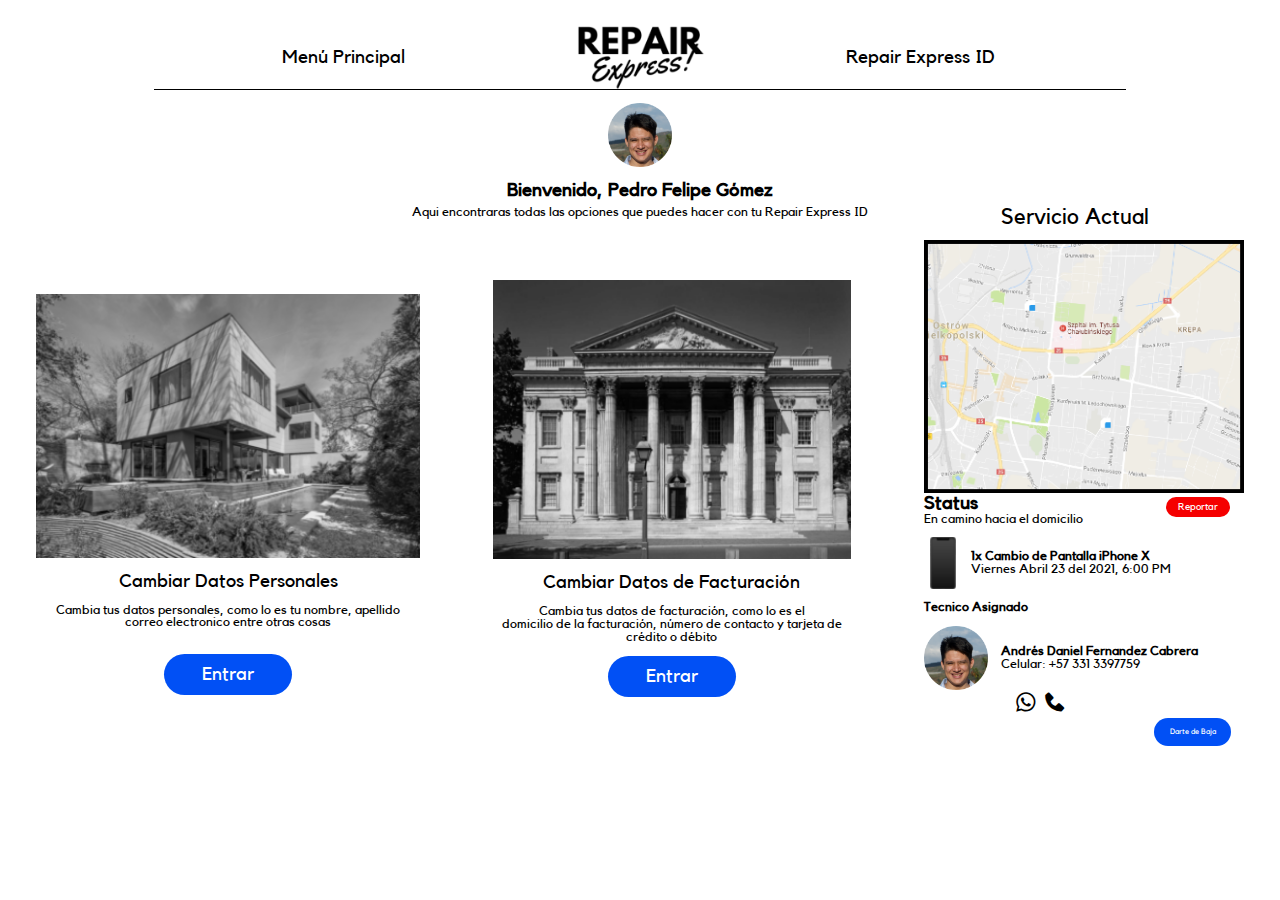
<file: location.html>
<!DOCTYPE html>
<html lang="en">

<head>
    <meta charset="UTF-8">
    <meta name="viewport" content="width=device-width, initial-scale=1.0">
    <link rel="stylesheet" href="css/location.css">
    <link rel="shortcut icon" href="img/logo.png" type="image/x-icon">
    <link rel="stylesheet" href="https://unpkg.com/boxicons@latest/css/boxicons.min.css" />
    <title>Repair Express</title>
</head>

<body>
    <header>
        <a class="header-link" href="index.html">Menú Principal</a>
        <img class="header-img" src="img/logo.png" alt="Logo Repair Express!">
        <p class="header-text">Repair Express ID</p>
    </header>
    <main class="container" id="form">
        <section class="perfil" id="perfil">
            <img class="foto" src="img/pedro.png" alt="foto" />
            <h2>Bienvenido, Pedro Felipe Gómez</h2>
            <p class="p">Aqui encontraras todas las opciones que puedes hacer con tu Repair Express ID</p>
        </section>
        <section class="mapa" id="mapa">
            <div class="left">
                <img class="casa" src="img/casa-blanconegro.png" alt="casa" width="360vw">
                <p class="title">Cambiar Datos Personales</p>
                <p class="txt">Cambia tus datos personales, como lo es tu nombre, apellido<br>correo electronico entre otras cosas</p>
                <a class="a2" href="">Entrar</a>
            </div>
            <div class="center">
                <img class="banco" src="img/banco-blanconegro.png" alt="casa" width="320vw">
                <p class="title">Cambiar Datos de Facturación</p>
                <p class="txt">Cambia tus datos de facturación, como lo es el<br>domicilio de la facturación, número de contacto y tarjeta de<br>crédito o débito</p>
                <a class="a" href="#">Entrar</a>
            </div>
            <div class="right">
                <p class="servicio-title">Servicio Actual</p>
                <img class="mapita" src="img/mapa.png" alt="casa" width="300vw">
                <div class="status">
                    <div class="text">
                        <p class="text1"><strong>Status</strong></p>
                        <p class="status-text2">En camino hacia el domicilio</p>
                    </div>
                    <a class="a1" href="#">Reportar</a>
                </div>
                <div class="iphone">
                    <img class="cel" src="img/iphone-location.png" alt="celular">
                    <div class="text1">
                        <p><strong>1x Cambio de Pantalla iPhone X</strong></p>
                        <p>Viernes Abril 23 del 2021, 6:00 PM </p>
                    </div>
                </div>
                <p class="tec"><strong>Tecnico Asignado</strong></p>
                <div class="tecnico">
                    <img class="pedropablo" src="img/pedro.png" alt="foto" width="50vw">
                    <div class="text2">
                        <p><strong>Andrés Daniel Fernandez Cabrera</strong></p>
                        <p>Celular: +57 331 3397759</p>
                    </div>
                </div>
                <div class="logos">
                    <a class="log" href="#"><i class='bx bxl-whatsapp'></i></a>
                    <a class="log" href="#"><i class='bx bxs-phone'></i></a>
                </div>
                <a class="baja" href="#">Darte de Baja</a>
            </div>
        </section>
    </main>
</body>
</html>
</file>
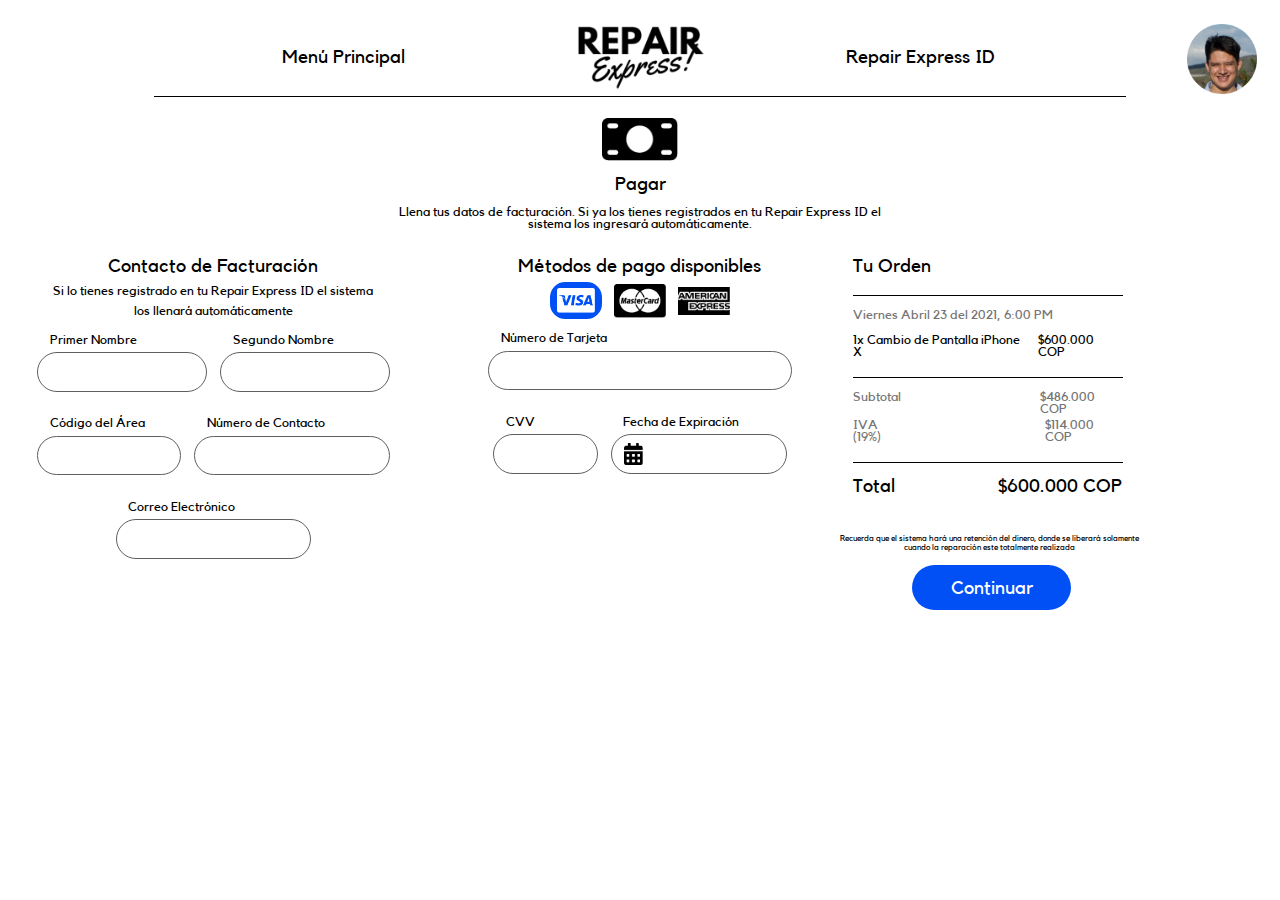
<file: pay.html>
<!DOCTYPE html>
<html lang="en">
<head>
    <meta charset="UTF-8">
    <link rel="stylesheet" href="css/pay.css">
    <link rel="shortcut icon" href="img/logo.png" type="image/x-icon">
    <meta name="viewport" content="width=device-width, initial-scale=1.0">
    <title>Repair Express</title>
</head>
<body>
    <header>
        <a class="header-link" href="index.html">Menú Principal</a>
        <img class="header-img" src="img/logo.png" alt="Logo Repair Express!">
        <p class="header-text">Repair Express ID</p>
    </header>
    <img class="img-pedro" src="img/pedro.png" alt="Foto de Pedro">
    <section class="top">
        <img class="top-img" src="img/dolar.png" alt="Calendario">
        <p class="top-text1">Pagar</p>
        <p class="top-text2">Llena tus datos de facturación. Si ya los tienes registrados en tu Repair Express ID el<br>sistema los ingresará automáticamente.</p>
    </section>
    <section class="bottom">
        <div class="bottom-left">
            <p class="bottom-text1">Contacto de Facturación</p>
            <p class="bottom-left-text">Si lo tienes registrado en tu Repair Express ID el sistema<br>los llenará automáticamente</p>
            <div class="bottom-left-top">
                <div class="bottom-left-box-suprema">
                    <p class="bottom-left-text1">Primer Nombre</p>
                    <div class="bottom-left-top-box1">
                        <p class="bottom-left-top-box1-text2">Iphone</p>
                    </div>
                </div>
                <div class="bottom-left-box-suprema">
                    <p class="bottom-left-text1">Segundo Nombre</p>
                    <div class="bottom-left-top-box2">
                        <p class="bottom-left-top-box2-text2">Iphone</p>
                    </div>
                </div>
            </div>
            <div class="bottom-left-center">
                <div class="bottom-left-box-suprema">
                    <p class="bottom-left-text1">Código del Área</p>
                    <div class="bottom-left-center-box1">
                        <p class="bottom-left-center-box1-text2">Iphone</p>
                    </div>
                </div>
                <div class="bottom-left-box-suprema">
                    <p class="bottom-left-text1">Número de Contacto</p>
                    <div class="bottom-left-center-box2">
                        <p class="bottom-left-center-box2-text2">Iphone</p>
                    </div>
                </div>
            </div>
            <div class="bottom-left-bottom">
                <div class="bottom-left-box-suprema">
                    <p class="bottom-left-text1">Correo Electrónico</p>
                    <div class="bottom-left-bottom-box1">
                        <p class="bottom-left-bottom-box1-text2">Iphone</p>
                    </div>
                </div>
                
            </div>
        </div>
        <div class="bottom-center">
            <p class="bottom-text1">Métodos de pago disponibles</p>
            <div class="bottom-center-imgs">
                <div class="bottom-center-img1-bg">
                    <img class="bottom-center-img1" src="img/icono-visa.png" alt="Icono de VISA">
                </div>
                <img class="bottom-center-img2" src="img/mastercard.png" alt="Icono MasterCard">
                <img class="bottom-center-img3" src="img/icono-americanexpress.png" alt="Icono AmericanExpress">
            </div>
            <div class="bottom-center-top">
                <div class="bottom-center-box-suprema">
                    <p class="bottom-center-text1">Número de Tarjeta</p>
                    <div class="bottom-center-top-box1">
                        <p class="bottom-center-top-box1-text2">Iphone</p>
                    </div>
                </div>
            </div>
            <div class="bottom-center-center">
                <div class="bottom-center-box-suprema">
                    <p class="bottom-center-text1">CVV</p>
                    <div class="bottom-center-center-box1">
                        <p class="bottom-center-center-box1-text2">Ipho</p>
                    </div>
                </div>
                <div class="bottom-center-box-suprema">
                    <p class="bottom-center-text1">Fecha de Expiración</p>
                    <div class="bottom-center-center-box2">
                        <p class="bottom-center-center-box2-text2">Iphone</p>
                    </div>
                </div>
            </div>
            <img class="bottom-center-img" src="img/calendario.png" alt="Calendario">
        </div>
        <div class="bottom-right">
            <div class="bottom-right-top">
                <p class="bottom-right-text1">Tu Orden</p>
                <p class="bottom-right-text2">Viernes Abril 23 del 2021, 6:00 PM</p>
                <div class="bottom-right-text3-flex">
                    <p class="bottom-right-text3-1">1x Cambio de Pantalla iPhone X</p>
                    <p class="bottom-right-text3-2">$600.000 COP</p>
                </div>
                <div class="bottom-right-text4-flex">
                    <div class="bottom-right-text4-flex1">
                        <p class="bottom-right-text4-1">Subtotal</p>
                        <p class="bottom-right-text4-2">$486.000 COP</p>
                    </div>
                    <div class="bottom-right-text5-flex1">
                        <p class="bottom-right-text5-1">IVA (19%)</p>
                        <p class="bottom-right-text5-2">$114.000 COP</p>
                    </div>
                </div>
                <div class="bottom-right-text6-flex">
                    <p class="bottom-right-text6-1">Total</p>
                    <p class="bottom-right-text6-2">$600.000 COP</p>
                </div>
            </div>
            <div class="bottom-right-bottom">
                <p class="bottom-right-bottom-text">Recuerda que el sistema hará una retención del dinero, donde se liberará solamente<br>cuando la reparación este totalmente realizada</p>
                <a class="bottom-right-bottom-link" href="repair.html">Continuar</a>
            </div>
        </div>
    </section>
</body>
</html>
</file>
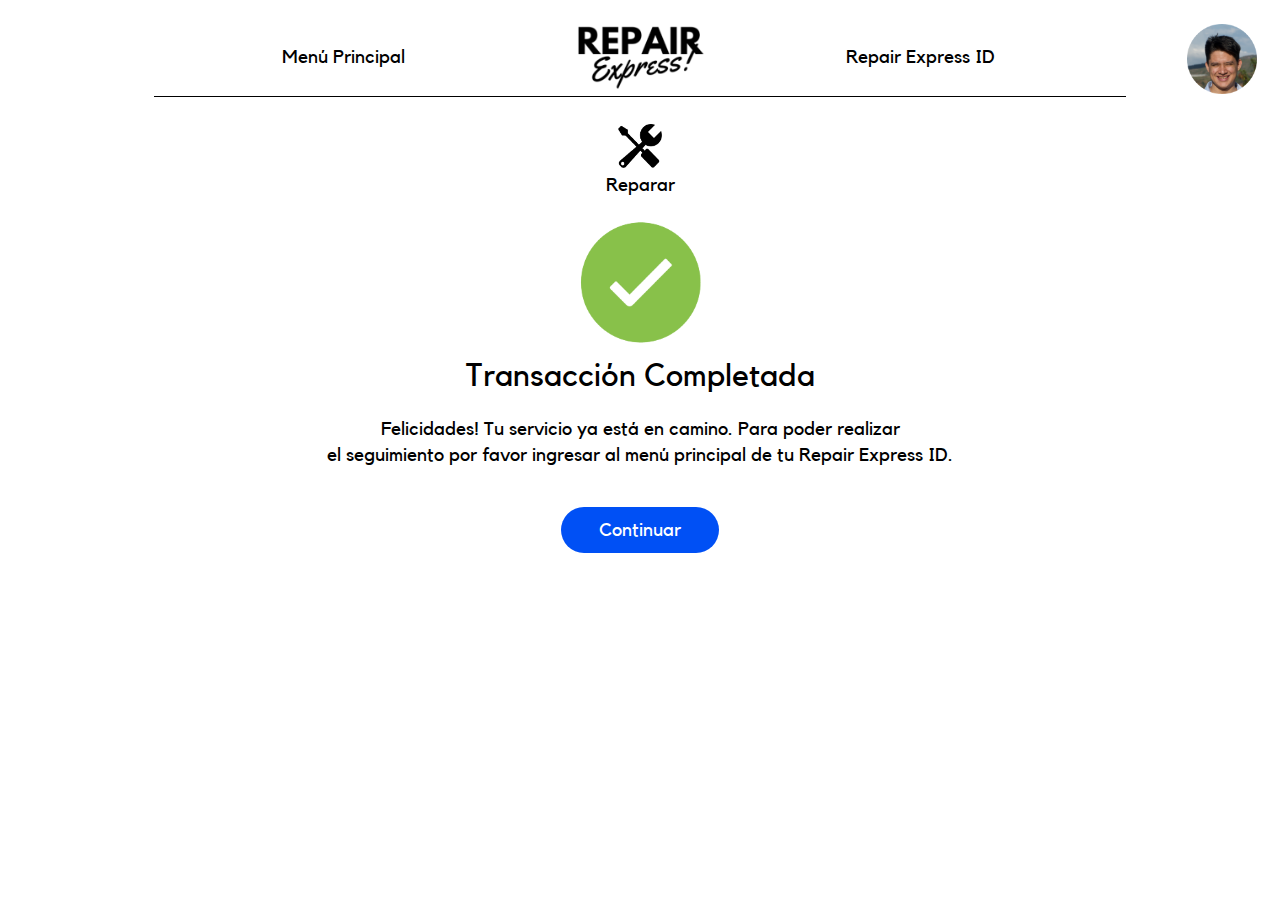
<file: repair.html>
<!DOCTYPE html>
<html lang="en">
<head>
    <meta charset="UTF-8">
    <meta name="viewport" content="width=device-width, initial-scale=1.0">
    <link rel="stylesheet" href="css/repair.css">
    <link rel="shortcut icon" href="img/logo.png" type="image/x-icon">
    <title>Repair Express</title>
</head>
<body>
    <header>
        <a class="header-link" href="index.html">Menú Principal</a>
        <img class="header-img" src="img/logo.png" alt="Logo Repair Express!">
        <p class="header-text">Repair Express ID</p>
    </header>
    <img class="img-pedro" src="img/pedro.png" alt="Foto de Pedro">
    <main class="container" id="form">
        <section class="transaccion" id="Transaccion">
            <img class="img1" src="img/icono-herramientas.png" alt="reparar">
            <p class="text">Reparar</p>
            <img class="img2" src="img/chulito.png" alt="chulito">
            <p class="text1">Transacción Completada</p>
            <p class="text2">Felicidades! Tu servicio ya está en camino. Para poder realizar<br>el seguimiento por favor ingresar al menú principal de tu Repair Express ID.</p>
            <a href="location.html">Continuar</a>
        </section>
    </main>
</body>
</html>
</file>
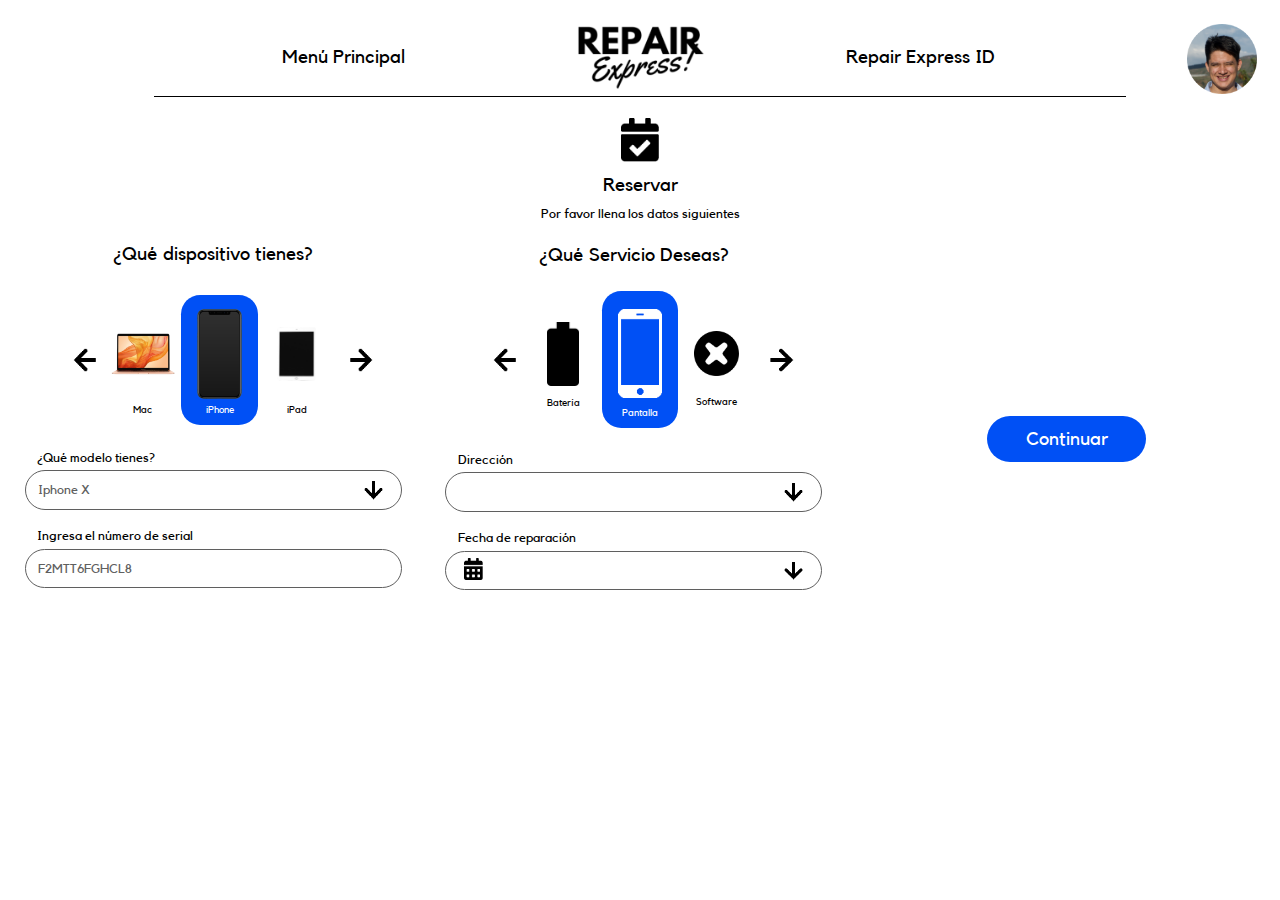
<file: reserve.html>
<!DOCTYPE html>
<html lang="en">
<head>
    <meta charset="UTF-8">
    <link rel="stylesheet" href="css/reserve.css">
    <link rel="shortcut icon" href="img/logo.png" type="image/x-icon">
    <meta name="viewport" content="width=device-width, initial-scale=1.0">
    <title>Repair Express</title>
</head>
<body>
    <header>
        <a class="header-link" href="index.html">Menú Principal</a>
        <img class="header-img" src="img/logo.png" alt="Logo Repair Express!">
        <p class="header-text">Repair Express ID</p>
    </header>
    <img class="img-pedro" src="img/pedro.png" alt="Foto de Pedro">
    <section class="top">
        <img class="top-img" src="img/calendario-check.png" alt="Calendario">
        <p class="top-text1">Reservar</p>
        <p class="top-text2">Por favor llena los datos siguientes</p>
    </section>
    <section class="bottom">
        <div class="bottom-left">
            <p class="bottom-text">¿Qué dispositivo tienes?</p>
            <div class="bottom-left-imgs">
                <img class="bottom-flecha" src="img/flecha-izquierda.png" alt="Flecha Izquierda">
                <div class="bottom-imgs-grid">
                    <div class="bottom-img1">
                        <img class="bottom-left-img1" src="img/macbook.png" alt="MacBook Air Gold">
                        <p class="bottom-img-text">Mac</p>
                    </div>
                    <div class="bottom-img2">
                        <div class="bottom-img2-bg">
                            <img class="bottom-left-img2" src="img/iphone.png" alt="iPhone">
                            <p class="bottom-img-text1">iPhone</p>
                        </div>
                    </div>
                    <div class="bottom-img3">
                        <img class="bottom-left-img3" src="img/ipad.png" alt="iPad">
                        <p class="bottom-img-text">iPad</p>
                    </div>
                </div>
                <img class="bottom-flecha" src="img/flecha-derecha.png" alt="Flecha Derecha">
            </div>
            <div class="bottom-left-info">
                <p class="bottom-text1">¿Qué modelo tienes?</p>
                <div class="bottom-left-box1">
                    <p class="bottom-box-text">Iphone X</p>
                </div>
                <img class="bottom-box-img1" src="img/flecha-abajo.png" alt="Flecha Abajo">
                <p class="bottom-text1">Ingresa el número de serial</p>
                <div class="bottom-left-box2">
                    <p class="bottom-box-text">F2MTT6FGHCL8</p>
                </div>
            </div>
            <div class="bottom">
            </div>
        </div>
        <div class="bottom-center">
            <p class="bottom-text">¿Qué Servicio Deseas?</p>
            <div class="bottom-center-imgs">
                <img class="bottom-flecha" src="img/flecha-izquierda.png" alt="Flecha Izquierda">
                <div class="bottom-imgs-grid">
                    <div class="bottom-img1">
                        <img class="bottom-center-img1" src="img/icono-bateria.png" alt="Icono de Batería">
                        <p class="bottom-img-text">Batería</p>
                    </div>
                    <div class="bottom-img2">
                        <div class="bottom-img2-bg">
                            <img class="bottom-center-img2" src="img/icono-celular-blanco.png" alt="Icono de Celular">
                            <p class="bottom-img-text1">Pantalla</p>
                        </div>
                    </div>
                    <div class="bottom-img3">
                        <img class="bottom-center-img3" src="img/icono-equis.png" alt="Ipad">
                        <p class="bottom-img-text">Software</p>
                    </div>
                </div>
                <img class="bottom-flecha" src="img/flecha-derecha.png" alt="Flecha Derecha">
            </div>
            <div class="bottom-center-info">
                <p class="bottom-text1">Dirección</p>
                <div class="bottom-left-box1">
                    <p class="bottom-box-text2">Iphone X</p>
                </div>
                <img class="bottom-box-img1" src="img/flecha-abajo.png" alt="Flecha Abajo">
                <p class="bottom-text1">Fecha de reparación</p>
                <div class="bottom-left-box2">
                    <p class="bottom-box-text2">F2MTT6FGHCL8</p>
                </div>
                <img class="bottom-box-img1" src="img/flecha-abajo.png" alt="Flecha Abajo">
                <img class="bottom-box-img2" src="img/calendario.png" alt="Calendario">
            </div>
        </div>
        <div class="bottom-right">
            <a class="bottom-right-link" href="pay.html">Continuar</a>
        </div>
    </section>
</body>
</html>
</file>
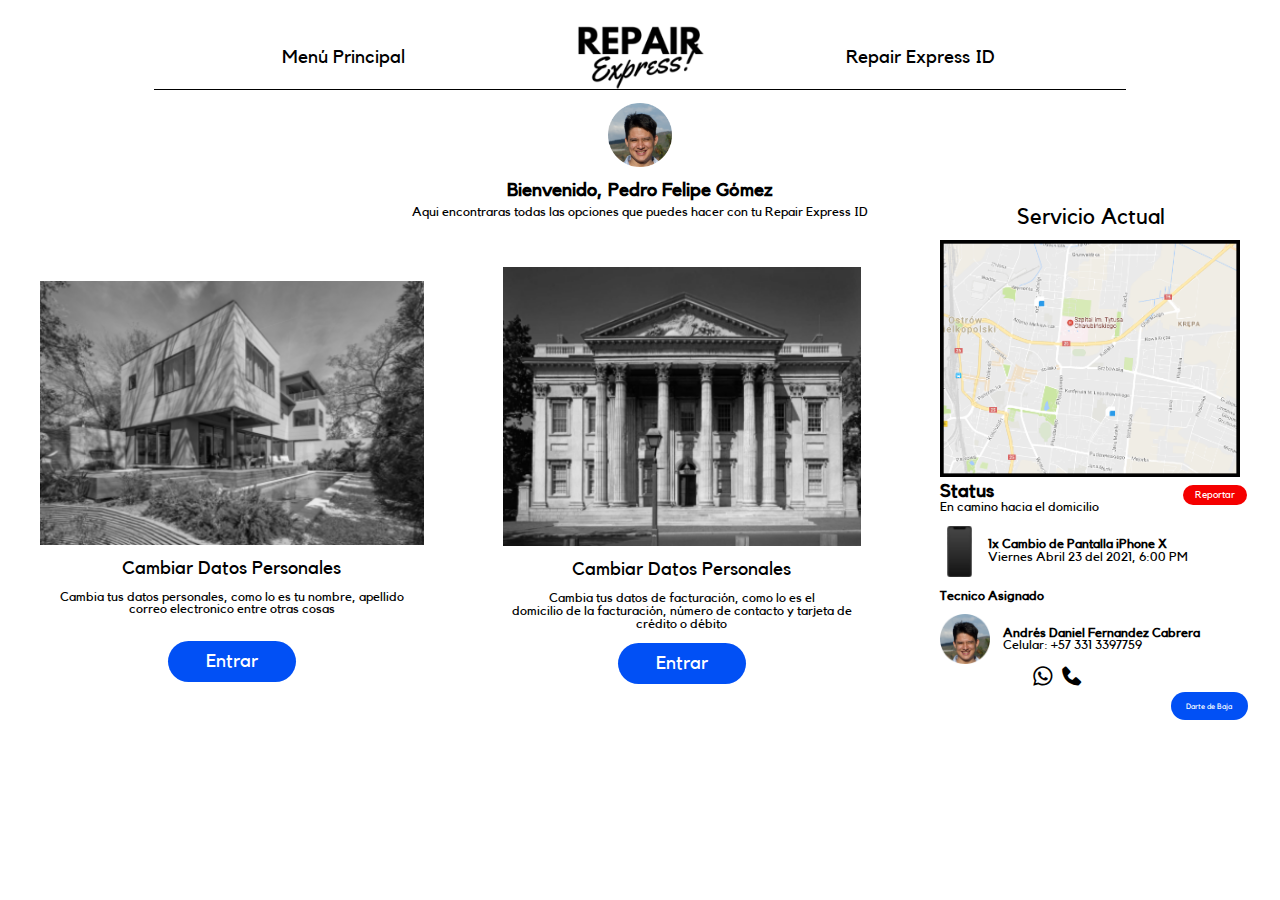
<file: html/location.html>
<!DOCTYPE html>
<html lang="en">

<head>
    <meta charset="UTF-8">
    <meta name="viewport" content="width=device-width, initial-scale=1.0">
    <link rel="stylesheet" href="../css/location.css">
    <link rel="shortcut icon" href="../img/logo.png" type="image/x-icon">
    <link rel="stylesheet" href="https://unpkg.com/boxicons@latest/css/boxicons.min.css" />
    <title>Repair Express</title>
</head>

<body>
    <header>
        <a class="header-link" href="../index.html">Menú Principal</a>
        <img class="header-img" src="../img/logo.png" alt="Logo Repair Express!">
        <p class="header-text">Repair Express ID</p>
    </header>
    <main class="container" id="form">
        <section class="perfil" id="perfil">
            <img class="foto" src="../img/pedro.png" alt="foto" />
            <h2>Bienvenido, Pedro Felipe Gómez</h2>
            <p class="p">Aqui encontraras todas las opciones que puedes hacer con tu Repair Express ID</p>
        </section>
        <section class="mapa" id="mapa">
            <div class="left">
                <img class="casa" src="../img/casa-blanconegro.png" alt="casa" width="360vw">
                <p class="title">Cambiar Datos Personales</p>
                <p class="txt">Cambia tus datos personales, como lo es tu nombre, apellido<br>correo electronico entre otras cosas</p>
                <a class="a2" href="">Entrar</a>
            </div>
            <div class="center">
                <img class="banco" src="../img/banco-blanconegro.png" alt="casa" width="320vw">
                <p class="title">Cambiar Datos Personales</p>
                <p class="txt">Cambia tus datos de facturación, como lo es el<br>domicilio de la facturación, número de contacto y tarjeta de<br>crédito o débito</p>
                <a class="a" href="#">Entrar</a>
            </div>
            <div class="right">
                <p class="servicio-title">Servicio Actual</p>
                <img class="img" src="../img/mapa.png" alt="casa" width="300vw">
                <div class="status">
                    <div class="text">
                        <p class="text1"><strong>Status</strong></p>
                        <p class="status-text2">En camino hacia el domicilio</p>
                    </div>
                    <a class="a1" href="#">Reportar</a>
                </div>
                <div class="iphone">
                    <img class="cel" src="../img/iphone-location.png" alt="celular">
                    <div class="text1">
                        <p><strong>1x Cambio de Pantalla iPhone X</strong></p>
                        <p>Viernes Abril 23 del 2021, 6:00 PM </p>
                    </div>
                </div>
                <p class="tec"><strong>Tecnico Asignado</strong></p>
                <div class="tecnico">
                    <img class="foto" src="../img/pedro.png" alt="foto" width="50vw">
                    <div class="text2">
                        <p><strong>Andrés Daniel Fernandez Cabrera</strong></p>
                        <p>Celular: +57 331 3397759</p>
                    </div>
                </div>
                <div class="logos">
                    <a class="log" href="#"><i class='bx bxl-whatsapp'></i></a>
                    <a class="log" href="#"><i class='bx bxs-phone'></i></a>
                </div>
                <a class="baja" href="#">Darte de Baja</a>
            </div>
        </section>
    </main>
</body>
</html>
</file>
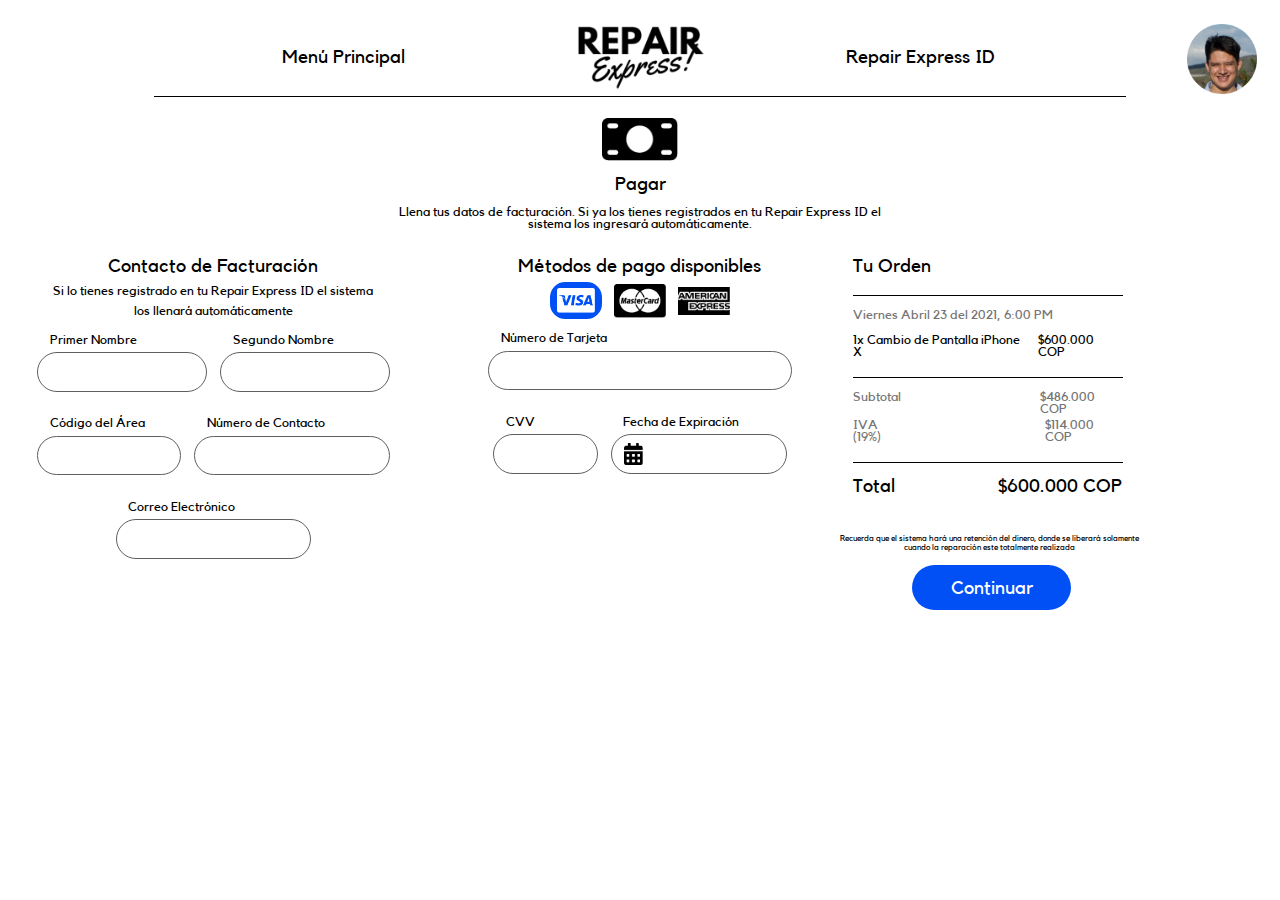
<file: html/pay.html>
<!DOCTYPE html>
<html lang="en">
<head>
    <meta charset="UTF-8">
    <link rel="stylesheet" href="../css/pay.css">
    <link rel="shortcut icon" href="../img/logo.png" type="image/x-icon">
    <meta name="viewport" content="width=device-width, initial-scale=1.0">
    <title>Repair Express</title>
</head>
<body>
    <header>
        <a class="header-link" href="../index.html">Menú Principal</a>
        <img class="header-img" src="../img/logo.png" alt="Logo Repair Express!">
        <p class="header-text">Repair Express ID</p>
    </header>
    <img class="img-pedro" src="../img/pedro.png" alt="Foto de Pedro">
    <section class="top">
        <img class="top-img" src="../img/dolar.png" alt="Calendario">
        <p class="top-text1">Pagar</p>
        <p class="top-text2">Llena tus datos de facturación. Si ya los tienes registrados en tu Repair Express ID el<br>sistema los ingresará automáticamente.</p>
    </section>
    <section class="bottom">
        <div class="bottom-left">
            <p class="bottom-text1">Contacto de Facturación</p>
            <p class="bottom-left-text">Si lo tienes registrado en tu Repair Express ID el sistema<br>los llenará automáticamente</p>
            <div class="bottom-left-top">
                <div class="bottom-left-box-suprema">
                    <p class="bottom-left-text1">Primer Nombre</p>
                    <div class="bottom-left-top-box1">
                        <p class="bottom-left-top-box1-text2">Iphone</p>
                    </div>
                </div>
                <div class="bottom-left-box-suprema">
                    <p class="bottom-left-text1">Segundo Nombre</p>
                    <div class="bottom-left-top-box2">
                        <p class="bottom-left-top-box2-text2">Iphone</p>
                    </div>
                </div>
            </div>
            <div class="bottom-left-center">
                <div class="bottom-left-box-suprema">
                    <p class="bottom-left-text1">Código del Área</p>
                    <div class="bottom-left-center-box1">
                        <p class="bottom-left-center-box1-text2">Iphone</p>
                    </div>
                </div>
                <div class="bottom-left-box-suprema">
                    <p class="bottom-left-text1">Número de Contacto</p>
                    <div class="bottom-left-center-box2">
                        <p class="bottom-left-center-box2-text2">Iphone</p>
                    </div>
                </div>
            </div>
            <div class="bottom-left-bottom">
                <div class="bottom-left-box-suprema">
                    <p class="bottom-left-text1">Correo Electrónico</p>
                    <div class="bottom-left-bottom-box1">
                        <p class="bottom-left-bottom-box1-text2">Iphone</p>
                    </div>
                </div>
                
            </div>
        </div>
        <div class="bottom-center">
            <p class="bottom-text1">Métodos de pago disponibles</p>
            <div class="bottom-center-imgs">
                <div class="bottom-center-img1-bg">
                    <img class="bottom-center-img1" src="../img/icono-visa.png" alt="Icono de VISA">
                </div>
                <img class="bottom-center-img2" src="../img/mastercard.png" alt="Icono MasterCard">
                <img class="bottom-center-img3" src="../img/icono-americanexpress.png" alt="Icono AmericanExpress">
            </div>
            <div class="bottom-center-top">
                <div class="bottom-center-box-suprema">
                    <p class="bottom-center-text1">Número de Tarjeta</p>
                    <div class="bottom-center-top-box1">
                        <p class="bottom-center-top-box1-text2">Iphone</p>
                    </div>
                </div>
            </div>
            <div class="bottom-center-center">
                <div class="bottom-center-box-suprema">
                    <p class="bottom-center-text1">CVV</p>
                    <div class="bottom-center-center-box1">
                        <p class="bottom-center-center-box1-text2">Ipho</p>
                    </div>
                </div>
                <div class="bottom-center-box-suprema">
                    <p class="bottom-center-text1">Fecha de Expiración</p>
                    <div class="bottom-center-center-box2">
                        <p class="bottom-center-center-box2-text2">Iphone</p>
                    </div>
                </div>
            </div>
            <img class="bottom-center-img" src="../img/calendario.png" alt="Calendario">
        </div>
        <div class="bottom-right">
            <div class="bottom-right-top">
                <p class="bottom-right-text1">Tu Orden</p>
                <p class="bottom-right-text2">Viernes Abril 23 del 2021, 6:00 PM</p>
                <div class="bottom-right-text3-flex">
                    <p class="bottom-right-text3-1">1x Cambio de Pantalla iPhone X</p>
                    <p class="bottom-right-text3-2">$600.000 COP</p>
                </div>
                <div class="bottom-right-text4-flex">
                    <div class="bottom-right-text4-flex1">
                        <p class="bottom-right-text4-1">Subtotal</p>
                        <p class="bottom-right-text4-2">$486.000 COP</p>
                    </div>
                    <div class="bottom-right-text5-flex1">
                        <p class="bottom-right-text5-1">IVA (19%)</p>
                        <p class="bottom-right-text5-2">$114.000 COP</p>
                    </div>
                </div>
                <div class="bottom-right-text6-flex">
                    <p class="bottom-right-text6-1">Total</p>
                    <p class="bottom-right-text6-2">$600.000 COP</p>
                </div>
            </div>
            <div class="bottom-right-bottom">
                <p class="bottom-right-bottom-text">Recuerda que el sistema hará una retención del dinero, donde se liberará solamente<br>cuando la reparación este totalmente realizada</p>
                <a class="bottom-right-bottom-link" href="../html/repair.html">Continuar</a>
            </div>
        </div>
    </section>
</body>
</html>
</file>
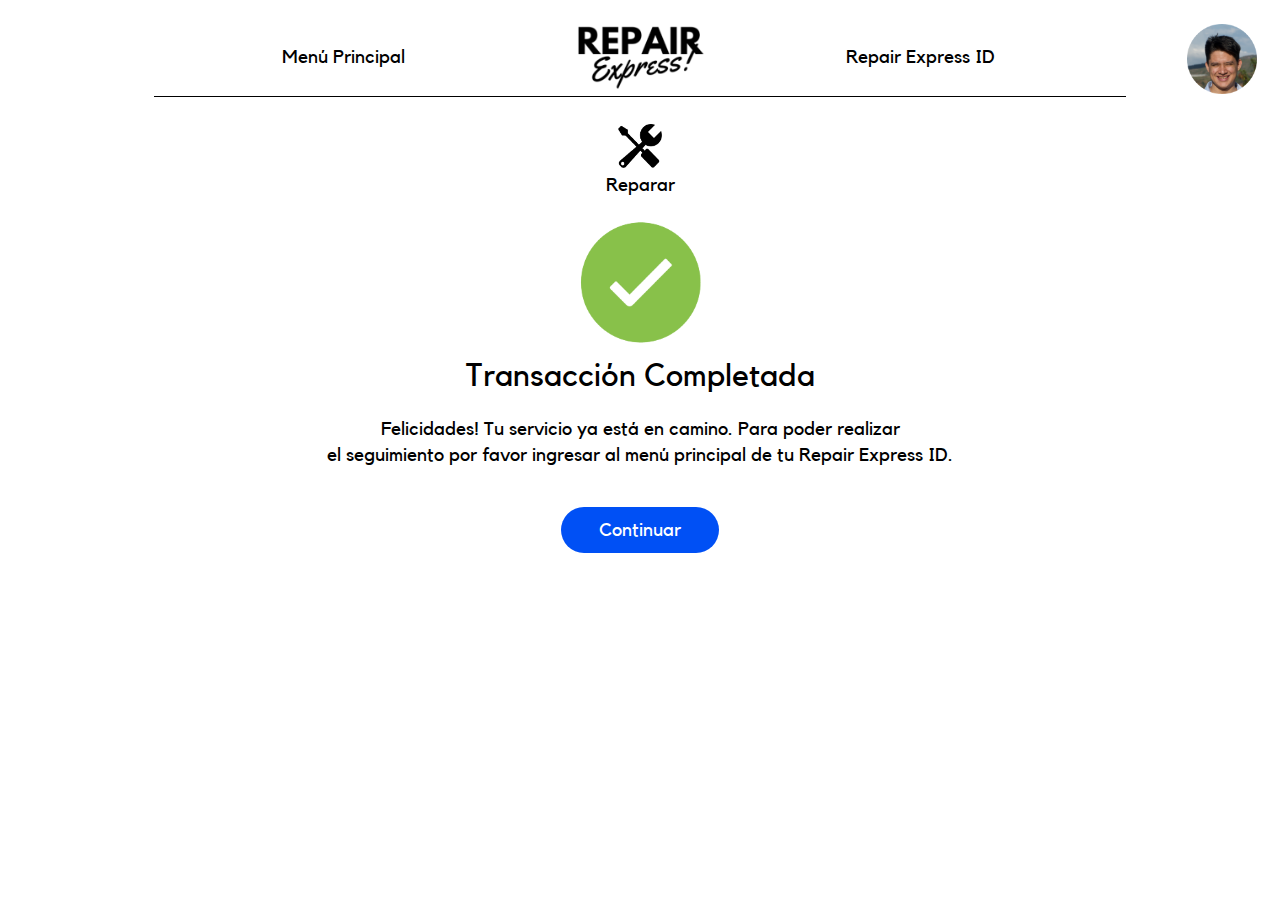
<file: html/repair.html>
<!DOCTYPE html>
<html lang="en">
<head>
    <meta charset="UTF-8">
    <meta name="viewport" content="width=device-width, initial-scale=1.0">
    <link rel="stylesheet" href="../css/repair.css">
    <link rel="shortcut icon" href="../img/logo.png" type="image/x-icon">
    <title>Repair Express</title>
</head>
<body>
    <header>
        <a class="header-link" href="../index.html">Menú Principal</a>
        <img class="header-img" src="../img/logo.png" alt="Logo Repair Express!">
        <p class="header-text">Repair Express ID</p>
    </header>
    <img class="img-pedro" src="../img/pedro.png" alt="Foto de Pedro">
    <main class="container" id="form">
        <section class="transaccion" id="Transaccion">
            <img class="img1" src="../img/icono-herramientas.png" alt="reparar">
            <p class="text">Reparar</p>
            <img class="img2" src="../img/chulito.png" alt="chulito">
            <p class="text1">Transacción Completada</p>
            <p class="text2">Felicidades! Tu servicio ya está en camino. Para poder realizar<br>el seguimiento por favor ingresar al menú principal de tu Repair Express ID.</p>
            <a href="../html/location.html">Continuar</a>
        </section>
    </main>
</body>
</html>
</file>
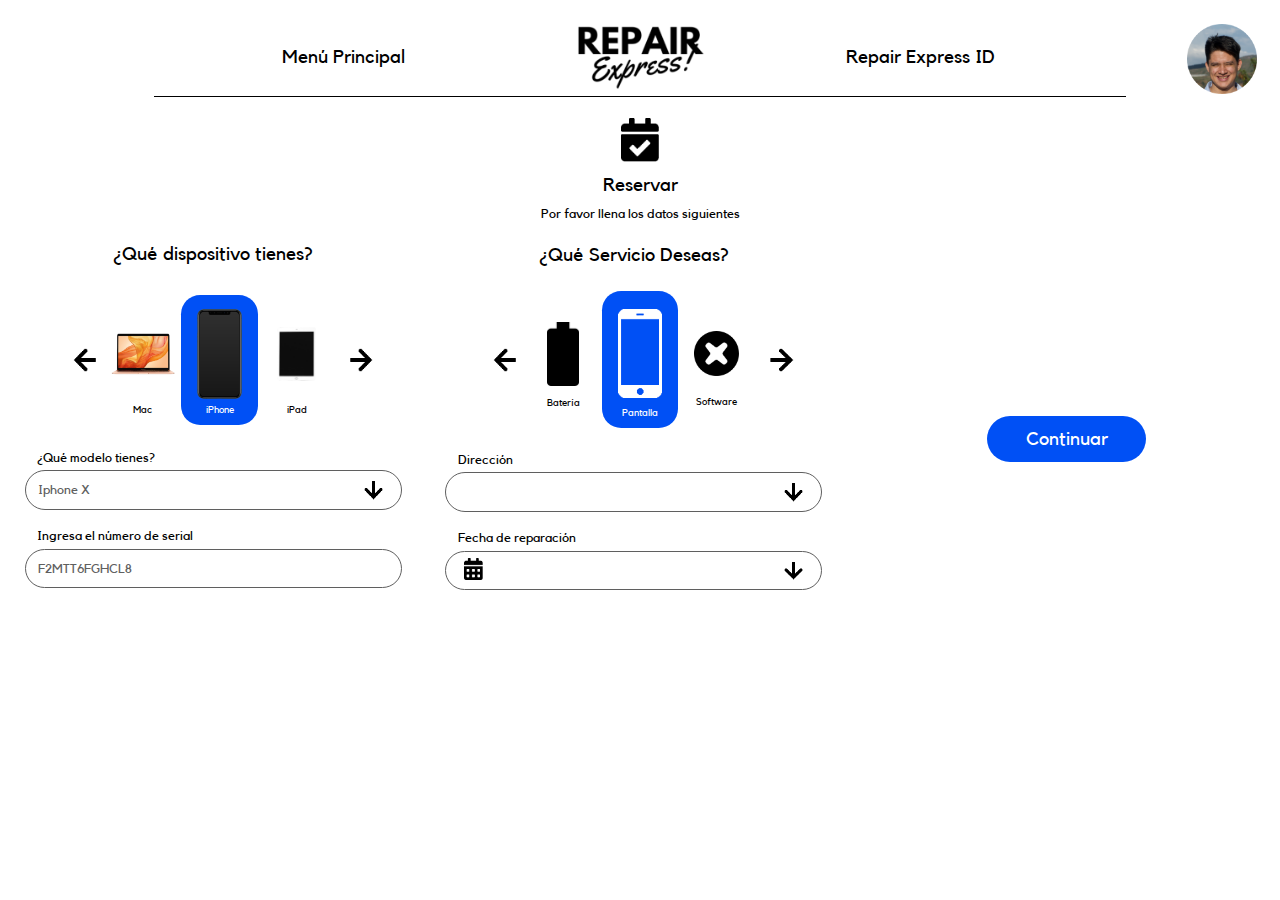
<file: html/reserve.html>
<!DOCTYPE html>
<html lang="en">
<head>
    <meta charset="UTF-8">
    <link rel="stylesheet" href="../css/reserve.css">
    <link rel="shortcut icon" href="../img/logo.png" type="image/x-icon">
    <meta name="viewport" content="width=device-width, initial-scale=1.0">
    <title>Repair Express</title>
</head>
<body>
    <header>
        <a class="header-link" href="../index.html">Menú Principal</a>
        <img class="header-img" src="../img/logo.png" alt="Logo Repair Express!">
        <p class="header-text">Repair Express ID</p>
    </header>
    <img class="img-pedro" src="../img/pedro.png" alt="Foto de Pedro">
    <section class="top">
        <img class="top-img" src="../img/calendario-check.png" alt="Calendario">
        <p class="top-text1">Reservar</p>
        <p class="top-text2">Por favor llena los datos siguientes</p>
    </section>
    <section class="bottom">
        <div class="bottom-left">
            <p class="bottom-text">¿Qué dispositivo tienes?</p>
            <div class="bottom-left-imgs">
                <img class="bottom-flecha" src="../img/flecha-izquierda.png" alt="Flecha Izquierda">
                <div class="bottom-imgs-grid">
                    <div class="bottom-img1">
                        <img class="bottom-left-img1" src="../img/macbook.png" alt="MacBook Air Gold">
                        <p class="bottom-img-text">Mac</p>
                    </div>
                    <div class="bottom-img2">
                        <div class="bottom-img2-bg">
                            <img class="bottom-left-img2" src="../img/iphone.png" alt="iPhone">
                            <p class="bottom-img-text1">iPhone</p>
                        </div>
                    </div>
                    <div class="bottom-img3">
                        <img class="bottom-left-img3" src="../img/ipad.png" alt="iPad">
                        <p class="bottom-img-text">iPad</p>
                    </div>
                </div>
                <img class="bottom-flecha" src="../img/flecha-derecha.png" alt="Flecha Derecha">
            </div>
            <div class="bottom-left-info">
                <p class="bottom-text1">¿Qué modelo tienes?</p>
                <div class="bottom-left-box1">
                    <p class="bottom-box-text">Iphone X</p>
                </div>
                <img class="bottom-box-img1" src="../img/flecha-abajo.png" alt="Flecha Abajo">
                <p class="bottom-text1">Ingresa el número de serial</p>
                <div class="bottom-left-box2">
                    <p class="bottom-box-text">F2MTT6FGHCL8</p>
                </div>
            </div>
            <div class="bottom">
            </div>
        </div>
        <div class="bottom-center">
            <p class="bottom-text">¿Qué Servicio Deseas?</p>
            <div class="bottom-center-imgs">
                <img class="bottom-flecha" src="../img/flecha-izquierda.png" alt="Flecha Izquierda">
                <div class="bottom-imgs-grid">
                    <div class="bottom-img1">
                        <img class="bottom-center-img1" src="../img/icono-bateria.png" alt="Icono de Batería">
                        <p class="bottom-img-text">Batería</p>
                    </div>
                    <div class="bottom-img2">
                        <div class="bottom-img2-bg">
                            <img class="bottom-center-img2" src="../img/icono-celular-blanco.png" alt="Icono de Celular">
                            <p class="bottom-img-text1">Pantalla</p>
                        </div>
                    </div>
                    <div class="bottom-img3">
                        <img class="bottom-center-img3" src="../img/icono-equis.png" alt="Ipad">
                        <p class="bottom-img-text">Software</p>
                    </div>
                </div>
                <img class="bottom-flecha" src="../img/flecha-derecha.png" alt="Flecha Derecha">
            </div>
            <div class="bottom-center-info">
                <p class="bottom-text1">Dirección</p>
                <div class="bottom-left-box1">
                    <p class="bottom-box-text2">Iphone X</p>
                </div>
                <img class="bottom-box-img1" src="../img/flecha-abajo.png" alt="Flecha Abajo">
                <p class="bottom-text1">Fecha de reparación</p>
                <div class="bottom-left-box2">
                    <p class="bottom-box-text2">F2MTT6FGHCL8</p>
                </div>
                <img class="bottom-box-img1" src="../img/flecha-abajo.png" alt="Flecha Abajo">
                <img class="bottom-box-img2" src="../img/calendario.png" alt="Calendario">
            </div>
        </div>
        <div class="bottom-right">
            <a class="bottom-right-link" href="../html/pay.html">Continuar</a>
        </div>
    </section>
</body>
</html>
</file>
<file: css/location.css>
@font-face {
    font-family: kollektif;
    src: url(../font/Kollektif.ttf);
}

html {
    font-size: 62.5px;
    overflow-x: hidden;
}

body {
    font-size: 16%;
    font-family: kollektif;

}

* {
    box-sizing: border-box;
    margin: 0vw;
    padding: 0vw;
}

header {
    display: flex;
    border-bottom: 0.1vw solid #000;
    margin: 2vw 12vw 0 12vw;
    align-items: center;
}

.header-link {
    text-decoration: none;
    color: #000;
    font-size: 1.5vw;
    margin-left: 10vw;
    margin-right: 13.5vw;
    margin-top: 0vw;
}

.header-img {
    width: 10vw;
    margin-right: 11vw;
}

.header-text {
    font-size: 1.5vw;
}

.container {
    height: 50%;
}


.container .perfil {
    display: flex;
    flex-direction: column;
    align-items: center;
}

.pedropablo {
    width: 5vw;
}

.cel {
    width: 2vw;
}

.container .perfil .foto {
    width: 5vw;
    margin: 1vw 0 1vw 0;
}

.container .perfil h2 {
    font-size: 1.5vw;
    margin: 0 0 0.5vw 0;
}

.container .perfil .p {
    font-size: 1vw;
}

.container .mapa {
    display: flex;
    justify-content: space-around;
    margin: 0;
}

.container .center {
    display: flex;
    flex-direction: column;
    justify-content: center;
    align-items: center;
}

.container .left {
    display: flex;
    flex-direction: column;
    justify-content: center;
    align-items: center;
}

.container .right {
    display: flex;
    flex-direction: column;
    align-items: baseline;
    justify-content: center;
}

.container .right .tecnico,
.container .right .status,
.container .right .iphone {
    display: flex;
    justify-content: center;
}

.container .mapa .title {
    font-size: 1.5vw;
    margin: 1vw 0 1vw 0;
}

.container .mapa .txt {
    font-size: 1vw;
    text-align: center;
    margin: 0 0 1vw 0;
    line-height: 1vw;
}

.container .mapa .a {
    text-decoration: none;
    font-size: 1.5vw;
    color: white;
    background-color: #0150f5;
    padding: 0.8vw;
    border-radius: 2vw;
    width: 10vw;
    text-align: center;
}

.container .mapa .a2 {
    position: relative;
    top: 0.95vw;
    text-decoration: none;
    font-size: 1.5vw;
    color: white;
    background-color: #0150f5;
    padding: 0.8vw;
    border-radius: 2vw;
    width: 10vw;
    text-align: center;
}


.container .mapa .right .servicio-title {
    position: relative;
    left: 6vw;
    bottom: 1vw;
    font-size: 1.7vw;
}

.container .mapa .right .iphone {
    display: flex;
    justify-content: space-around;
    gap: 1.2vw;
}

.container .mapa .right .status {
    display: flex;
    justify-content: space-around;
    gap: 4.5vw;
}

.container .mapa .right .status .text .text1 {
    font-size: 1.5vw;
    text-align: left;
}

.status-text2 {
    font-size: 1vw;
}

.container .mapa .right .img {
    margin-bottom: 0.3vw;
}

.container .mapa .right .status {
    margin: 0 0 1vw 0;
}

.container .mapa .right .status .text .text2 {
    font-size: 0.6vw;
    text-align: end;
}

.container .mapa .right .status .a1 {
    text-decoration: none;
    background-color: #f50000;
    color: white;
    padding: 0.4VW;
    border-radius: 1vw;
    width: 5vw;
    position: relative;
    left: 2vw;
    top: 0.3vw;
    text-align: center;
    height: fit-content;
    font-size: 0.8vw;
}

.container .mapa .right .iphone {
    align-items: center;
    margin-bottom: 1vw;
}

.container .mapa .right .iphone .cel {
    margin: 0 0 0 0.5vw;
}

.container .mapa .right .iphone .text1 {
    font-size: 1vw;
    line-height: 1vw;
}

.container .mapa .right .tec {
    font-size: 1vw;
    margin-bottom: 1vw;
}

.container .mapa .right .tecnico {
    align-items: center;
    gap: 1vw;
}

.container .mapa .right .tecnico .text2 {
    font-size: 1vw;
    line-height: 1vw;
}

.container .right .logos {
    position: relative;
    left: 7vw;
}

.container .right .logos .log {
    color: black;
    font-size: 2vw;
}

.container .right .baja {
    position: relative;
    left: 18vw;
    margin-bottom: 1vw;
    font-size: 0.6vw;
    text-decoration: none;
    color: white;
    background-color: #0150f5;
    padding: 0.8vw;
    border-radius: 2vw;
    width: 6vw;
    text-align: center;
}

.casa {
    width: 30vw;
}

.banco {
    width: 28vw;
}

.mapita {
    width: 25vw;
}

@media screen and (max-width: 768px) {

    html {
        overflow: visible;
    }

    header {
        margin-inline: 7vw;
    }

    .header-link {
        font-size: 3vw;
        margin-left: 5vw;
        margin-right: 11.3vw;
    }

    .header-img {
        width: 15vw;
        margin-right: 7vw;
    }

    .header-text {
        font-size: 3vw;
    }

    .img-pedro {
        position: relative;
        bottom: 9vw;
        left: 93.5vw;
    }

    .top {
        margin-top: 3vw;
    }

    .top-img {
        width: 7vw;
    }

    .bottom-text {
        font-size: 4.5vw;
        margin-top: 3vw;
    }

    .top-text1 {
        font-size: 4.5vw;
    }

    .container .perfil .foto {
        width: 15vw;
        margin: 4vw 0;
    }

    .container .perfil h2 {
        font-size: 4vw;
        margin-bottom: 1.5vw;
    }

    .container .perfil .p {
        font-size: 2.7vw;
        margin-bottom: 5vw;
    }

    .container .mapa {
        display: flex;
        justify-content: center;
        gap: 7vw;
        margin: 0;
        flex-direction: column;
    }

    .container .mapa .casa {
        width: 70vw;
    }

    .container .left {
        display: flex;
        flex-direction: column;
        justify-content: center;
        align-items: center;
        margin-bottom: 0.5vw;
    }

    .container .mapa .title {
        font-size: 4.5vw;
        margin: 3.5vw 0;
    }

    .container .mapa .txt {
        font-size: 3.5vw;
        text-align: center;
        margin-bottom: 2vw;
        line-height: 3.5vw;
    }

    .container .mapa .a2 {
        text-decoration: none;
        font-size: 5vw;
        color: white;
        background-color: #0150f5;
        padding: 1vw;
        border-radius: 6vw;
        width: 30vw;
        text-align: center;
    }

    .container .center {
        display: flex;
        flex-direction: column;
        justify-content: center;
        align-items: center;
        margin-bottom: 0.5vw;
    }

    .container .center .banco {
        width: 70vw;
    }

    .container .mapa .a {
        text-decoration: none;
        font-size: 5vw;
        color: white;
        background-color: #0150f5;
        padding: 1vw;
        border-radius: 6vw;
        width: 30vw;
    }

    .container .right {
        display: flex;
        flex-direction: column;
        align-items: center;
        justify-content: center;
    }

    .container .mapa .right .title {
        left: auto;
        font-size: 4.5vw;
    }

    .container .mapa .right .img {
        margin-bottom: 3vw;
    }

    .container .mapa .right .status .text .text1 {
        font-size: 4vw;
        text-align: left;
    }

    .container .mapa .right .status .text .text2 {
        font-size: 3vw;
        text-align: end;
    }

    .container .mapa .right .status .a1 {
        text-decoration: none;
        background-color: #f50000;
        color: white;
        padding: 2vw;
        border-radius: 5vw;
        width: 22vw;
        text-align: center;
        font-size: 4vw;
    }   

    .container .mapa .right .iphone .cel {
        width: 7vw;
    }


    .container .mapa .right .iphone {
        align-items: center;
        margin: 3vw;
    }

    .container .mapa .right .iphone .text1 {
        font-size: 3.8vw;
        line-height: 4vw;
    }

    .container .mapa .right .tec {
        font-size: 4vw;
        position: relative;
        right: 15vw;
    }

    .tecnico {
        position: relative;
        left: 5vw;
    }

    .status .text {
        position: relative;
        left: 1.5vw;
    }

    .container .mapa .right .foto{
        width: 12vw;
        margin-right: 1vw;
    }

    .container .mapa .right .tecnico .text2 {
        font-size: 3.5vw;
        line-height: 4vw;
    }

    .container .right .logos {
        position:relative;
        left: 0;
    }

    .container .right .logos .log {
        color: black;
        font-size: 10vw;
    }

    .container .right .baja {
        margin-top: 2vw;
        position: relative;
        left: 0;
        top: 0;
        font-size: 4vw;
        text-decoration: none;
        color: white;
        background-color: #0150f5;
        padding: 2.5vw;
        border-radius: 5vw;
        width: 30vw;
        text-align: center;
        margin-bottom: 10vw;
    }

    .status-text2 {
        font-size: 3.5vw;
    }
}
</file>
<file: css/pay.css>
@font-face {
    font-family: kollektif;
    src: url(../font/Kollektif.ttf);
}

html {
    font-size: 62.5px;
    overflow-x: hidden;
}

body {
    font-size: 16%;
    font-family: kollektif;
}

* {
    box-sizing: border-box;
    margin: 0vw;
    padding: 0vw;
}

header {
    display: flex;
    border-bottom: 0.1vw solid #000;
    margin: 2vw 12vw;
    align-items: center;
    padding-bottom: 0.5vw;
}

.header-link {
    text-decoration: none;
    color: #000;
    font-size: 1.5vw;
    margin-left: 10vw;
    margin-right: 13.5vw;
}

.header-img {
    width: 10vw;
    margin-right: 11vw;
}

.header-text {
    font-size: 1.5vw;
}

.img-pedro {
    position: relative;
    left: 92.7vw;
    bottom: 7.7vw;
    width: 5.5vw;
}

.top {
    display: flex;
    flex-direction: column;
    align-items: center;
    position: relative;
    bottom: 6vw;
}

.top-img {
    width: 6vw;
    margin-bottom: 1vw;
}

.top-text1 {
    font-size: 1.5vw;
    margin-bottom: 1vw;
}

.top-text2 {
    font-size: 1vw;
    text-align: center;
}

.bottom {
    display: grid;
    grid-template-columns: calc(100vw / 3) calc(100vw / 3) calc(100vw / 3);
    grid-template-rows: fit-content;
    grid-template-areas: "left center right";
    position: relative;
    bottom: 4vw;
}

.bottom-left,.bottom-center,.bottom-right {
    display: flex;
    flex-direction: column;
}
.bottom-left {
    grid-area: left;
    align-items: center;
}

.bottom-center {
    grid-area: center;
    align-items: center;
}

.bottom-right {
    grid-area: right;
}

.bottom-text1,.bottom-right-text1 {
    font-size: 1.5vw;
    margin-bottom: 0.5vw;
}

.bottom-left-text {
    font-size: 1vw;
    text-align: center;
    line-height: 1.5vw;
    margin-bottom: 1vw;
}

.bottom-left-top,.bottom-left-center,.bottom-left-bottom,.bottom-center-top,.bottom-center-center {
    display: flex;
}

.bottom-left-box-suprema,.bottom-center-box-suprema {
    margin-inline: 0.5vw;
    margin-bottom: 2vw;
    border-radius: 3vw;
}

.bottom-left-text1,.bottom-center-text1 {
    font-size: 1vw;
    margin-bottom: 0.5vw;
    margin-left: 1vw;
}

.bottom-left-top-box1,.bottom-left-top-box2,.bottom-left-center-box1,.bottom-left-center-box2,.bottom-left-bottom-box1,.bottom-center-top-box1,.bottom-center-center-box1,.bottom-center-center-box2 {
    display: flex;
    border: solid 0.1vw #5f5f5f;
    border-radius: 3vw;
    align-items: center;
    padding: 1vw;
}

.bottom-left-top-box1-text2,.bottom-left-top-box2-text2,.bottom-left-center-box1-text2,.bottom-left-center-box2-text2,.bottom-left-bottom-box1-text2,.bottom-center-top-box1,.bottom-center-center-box1,.bottom-center-center-box2 {
    -webkit-touch-callout: none;
    -webkit-user-select: none;
    -khtml-user-select: none;
    -moz-user-select: none;
    -ms-user-select: none;
    user-select: none;
    color: #fff;
    font-size: 1vw;
}

.bottom-left-top-box1-text2,.bottom-left-top-box2-text2 {
    margin-right: 8vw;
}

.bottom-left-center-box1-text2 {
    margin-right: 6vw;
}

.bottom-left-center-box2-text2,.bottom-left-bottom-box1-text2 {
    margin-right: 10vw;
}

.bottom-center-imgs {
    display: flex;
    align-items: center;
    margin-bottom: 1vw;
}

.bottom-center-img1-bg {
    background-color: #0050f5;
}

.bottom-center-img1-bg,.bottom-center-img2-bg,.bottom-center-img3-bg {
    padding: 0.4vw 0.5vw 0.3vw;
    border-radius: 1.2vw;
}

.bottom-center-img1 {
    width: 3vw;
}

.bottom-center-img2 {
    width: 4vw;
    margin-inline: 1vw;
}

.bottom-center-img3 {
    width: 4vw;
}

.bottom-center-top-box1-text2 {
    margin-right: 18.5vw;
}

.bottom-center-center-box1-text2 {
    margin-right: 4vw;
}

.bottom-center-center-box2-text2 {
    margin-right: 8.5vw;
}

.bottom-center-img {
    width: 1.5vw;
    position: relative;
    bottom: 4.4vw;
    left: -0.5vw;
}

.bottom-right {
    display: flex;
    flex-direction: column;
}

.bottom-right-text1 {
    padding-bottom: 1.5vw;
    margin-right: 12.3vw;
    border-bottom: solid 0.1vw #000;
}

.bottom-right-text2 {
    margin-top: 1vw;
    font-size: 1vw;
    color: #757575;
}

.bottom-right-text3-flex {
    display: flex;
    padding-bottom: 1.5vw;
    margin-right: 12.3vw;
    border-bottom: solid 0.1vw #000;
}

.bottom-right-text3-1 {
    margin-top: 1vw;
    font-size: 1vw;
    margin-right: 0.8vw;
}

.bottom-right-text3-2 {
    margin-top: 1vw;
    font-size: 1vw;
}

.bottom-right-text4-flex {
    display: flex;
    flex-direction: column;
    padding-bottom: 1.5vw;
    margin-right: 12.3vw;
    border-bottom: solid 0.1vw #000;
}

.bottom-right-text4-flex1,.bottom-right-text5-flex1 {
    display: flex;
}

.bottom-right-text4-1 {
    margin-top: 1vw;
    margin-right: 10.8vw;
    font-size: 1vw;
    color: #757575;
}

.bottom-right-text4-2 {
    margin-top: 1vw;
    font-size: 1vw;
    color: #757575;
}

.bottom-right-text5-1 {
    margin-top: 0.3vw;
    margin-right: 10.7vw;
    font-size: 1vw;
    color: #757575;
}

.bottom-right-text5-2 {
    margin-top: 0.3vw;
    font-size: 1vw;
    color: #757575;
}

.bottom-right-text6-flex {
    display: flex;
}

.bottom-right-text6-1 {
    margin-top: 1vw;
    margin-right: 8vw;
    font-size: 1.5vw;
}

.bottom-right-text6-2 {
    margin-top: 1vw;
    font-size: 1.5vw;
    margin-bottom: 3vw;
}

.bottom-right-bottom {
    display: flex;
    flex-direction: column;
    text-align: center;
    position: relative;
    right: 6vw;
}

.bottom-right-bottom-text {
    font-size: 0.65vw;
    margin-bottom: 1vw;
}

.bottom-right-bottom-link {
    text-decoration: none;
    color: #fff;
    background-color: #0050f5;
    width: fit-content;
    position: relative;
    left: 10.6vw;
    padding: 1vw 3vw;
    border-radius: 2vw;
    font-size: 1.5vw;
}

.bottom-right-bottom-link:hover {
    background-color: #115ef9;
}

@media screen and (max-width: 768px) {
    header {
        margin-inline: 7vw;
    }

    .header-link {
        font-size: 3vw;
        margin-left: 5vw;
        margin-right: 11.3vw;
    }

    .header-img {
        width: 15vw;
        margin-right: 7vw;
    }

    .header-text {
        font-size: 3vw;
    }

    .img-pedro {
        position: relative;
        bottom: 9vw;
        left: 93.5vw;
    }

    .top {
        margin-top: 3vw;
    }

    .top-img {
        width: 10vw;
    }
    .top-text1 {
        font-size: 4.5vw;
    }

    .bottom-right-text1 {
        margin: 0vw;
    }

    .top-text2,.bottom-left-text {
        font-size: 2.5vw;
        line-height: 2.5vw;
    }

    .bottom-left-text1,.bottom-center-text1 {
        font-size: 3vw;
        margin-bottom: 1vw;
    }

    .bottom-right-text2,.bottom-right-text3-1,.bottom-right-text3-2,.bottom-right-text4-1,.bottom-right-text4-2,.bottom-right-text5-1,.bottom-right-text5-2 {
        font-size: 3vw;
        margin-right: 0vw;
    }

    .bottom-right-text6-1,.bottom-right-text6-2 {
        font-size: 3vw;
    }

    .bottom-right-text3-flex,.bottom-right-text4-flex,.bottom-right-text5-flex,.bottom-right-text6-flex,.bottom-right-text4-flex1,.bottom-right-text5-flex1 {
        margin: 0vw;
        display: flex;
        justify-content: space-between;
    }

    .bottom {
        display: flex;
        flex-direction: column;
    }

    .bottom-text1,.bottom-left-text {
        margin-bottom: 3vw;
    }

    .bottom-text1,.bottom-right-text1 {
        font-size: 3.5vw;
    }

    .bottom-right {
        margin-inline: 10vw;
    }

    .bottom-right-top {
        margin-inline: 18vw;
    }

    .bottom-left-top-box1-text2,.bottom-left-top-box2-text2 {
        margin-right: 25vw;
        padding: 0.5vw;
    }
    
    .bottom-left-center-box1-text2 {
        margin-right: 20vw;
        padding: 0.5vw;
    }
    
    .bottom-left-center-box2-text2,.bottom-left-bottom-box1-text2 {
        margin-right: 30vw;
        padding: 0.5vw;
    }

    .bottom-center-top-box1-text2 {
        margin-right: 48.5vw;
        padding: 0.5vw;
    }
    
    .bottom-center-center-box1-text2 {
        margin-right: 10vw;
        padding: 0.5vw;
    }
    
    .bottom-center-center-box2-text2 {
        margin-right: 33vw;
        padding: 0.5vw;
    }

    .bottom-center-img {
        position: relative;
        left: -8vw;
        bottom: 5.7vw;
        width: 2.5vw;
    }

    .bottom-right-bottom {
        position: relative;
        left: 0.3vw;
    }

    .bottom-right-bottom-text {
        font-size: 2.5vw;
    }

    .bottom-right {
        margin: 0vw;
    }

    .bottom-right-bottom-link {
        font-size: 4.5vw;
        position: static;
        padding-inline: 5vw;
        margin-inline: auto;
        margin-top: 1vw;
        border-radius: 4vw;
    }

    .bottom-center-img1-bg,.bottom-center-img2-bg,.bottom-center-img3-bg {
        padding: 0.6vw 0.5vw 0.3vw;
        border-radius: 1.2vw;
    }

    .bottom-center-img1 {
        width: 7vw;
    }
    
    .bottom-center-img2 {
        width: 8vw;
        margin-inline: 2vw;
    }
    
    .bottom-center-img3 {
        width: 8vw;
    }
}
</file>
<file: css/repair.css>
@font-face {
    font-family: kollektif;
    src: url(../font/Kollektif.ttf);
}

html {
    font-size: 62.5px;
    overflow-x: hidden;
}

body {
    font-size: 16%;
    font-family: kollektif;
}

* {
    box-sizing: border-box;
    margin: 0vw;
    padding: 0vw;
}

header {
    display: flex;
    border-bottom: 0.1vw solid #000;
    margin: 2vw 12vw;
    align-items: center;
    padding-bottom: 0.5vw;
}

.header-link {
    text-decoration: none;
    color: #000;
    font-size: 1.5vw;
    margin-left: 10vw;
    margin-right: 13.5vw;
}

.header-img {
    width: 10vw;
    margin-right: 11vw;
}

.header-text {
    font-size: 1.5vw;
}

.img-pedro {
    position: relative;
    left: 92.7vw;
    bottom: 7.7vw;
    width: 5.5vw;
}

main {
    position: relative;
    bottom: 6vw;
}

.container .transaccion {
    display: flex;
    flex-direction: column;
    align-items: center;
}

.container .transaccion .img1 {
    text-align: center;
    width: 3.5vw;
    margin-top: 0.5vw;
}

.text1 {
    font-size: 2.5vw;
    margin: 1vw 0 1.5vw 0;
}

.container .transaccion .img2 {
    width: 11vw;
    margin-top: 1.5vw;
}

.text {
    margin-top: 0.5vw;
    font-size: 1.5vw;
}

.container .transaccion .text2 {
    font-size: 1.5vw;
    margin-top: 0.5vw;
    text-align: center;
    line-height: 2vw;
    margin-bottom: 3vw;
}

.container .transaccion a:hover {
    background-color: #115ef9;
}

.container .transaccion a {
    text-decoration: none;
    color: #fff;
    font-size: 1.5vw;
    padding: 1vw 3vw;
    background-color: #0050f5;
    width: fit-content;
    border-radius: 2vw;
    margin-inline: auto;
}

@media screen and (max-width: 768px) {
    header {
        margin-inline: 7vw;
    }

    .header-link {
        font-size: 3vw;
        margin-left: 5vw;
        margin-right: 11.3vw;
    }

    .header-img {
        width: 15vw;
        margin-right: 7vw;
    }

    .header-text {
        font-size: 3vw;
    }

    .img-pedro {
        position: relative;
        bottom: 9vw;
        left: 93.5vw;
    }

    .top {
        margin-top: 3vw;
    }

    .top-img {
        width: 7vw;
    }

    .bottom-text {
        font-size: 4.5vw;
        margin-top: 3vw;
    }

    .top-text1 {
        font-size: 4.5vw;
    }

    .container .transaccion .img1 {
        text-align: center;
        width: 10vw;
        margin-top: 2vw;
    }

    .container .transaccion .img2 {
        width: 35vw;
        margin-top: 2.5vw;
    }

    .container .transaccion .text1 {
        font-size: 6vw;
        margin: 1vw 0 1.5vw 0;
    }

    .container .transaccion .text2 {
        font-size: 2.9vw;
        margin-top: 0.5vw;
        line-height: 4vw;
    }

    .container .transaccion a {
        font-size: 4.5vw;
        position: static;
        padding-inline: 5vw;
        margin-inline: auto;
        margin-top: 4vw;
        border-radius: 4vw;
    }

    .text {
        font-size: 4.5vw;
    }
}
</file>
<file: css/reserve.css>
@font-face {
    font-family: kollektif;
    src: url(../font/Kollektif.ttf);
}

html {
    font-size: 62.5px;
    overflow-x: hidden;
}

body {
    font-size: 16%;
    font-family: kollektif;
}

* {
    box-sizing: border-box;
    margin: 0vw;
    padding: 0vw;
}

header {
    display: flex;
    border-bottom: 0.1vw solid #000;
    margin: 2vw 12vw;
    align-items: center;
    padding-bottom: 0.5vw;
}

.header-link {
    text-decoration: none;
    color: #000;
    font-size: 1.5vw;
    margin-left: 10vw;
    margin-right: 13.5vw;
}

.header-img {
    width: 10vw;
    margin-right: 11vw;
}

.header-text {
    font-size: 1.5vw;
}

.img-pedro {
    position: relative;
    left: 92.7vw;
    bottom: 7.7vw;
    width: 5.5vw;
}

.top {
    display: flex;
    flex-direction: column;
    align-items: center;
    position: relative;
    bottom: 6vw;
}

.top-img {
    width: 3vw;
    margin-bottom: 1vw;
}

.top-text1 {
    font-size: 1.5vw;
    margin-bottom: 1vw;
}

.top-text2 {
    font-size: 1vw;
    text-align: center;
}

.bottom {
    display: grid;
    grid-template-columns: calc(100vw / 3) calc(100vw / 3) calc(100vw / 3);
    grid-template-rows: min-content;
    grid-template-areas: "left center right";
    position: relative;
    bottom: 4vw;
    align-items: center;
}

.bottom-left,.bottom-center,.bottom-right {
    display: flex;
    flex-direction: column;
    align-items: center;
}

.bottom-left {
    grid-area: left;
    position: relative;
    bottom: 3vw;
}

.bottom-center {
    grid-area: center;
    position: relative;
    right: 0.5vw;
}

.bottom-right {
    grid-area: right;
}

.bottom-text {
    font-size: 1.5vw;
    margin-bottom: 2vw;
}

.bottom-left-imgs,.bottom-center-imgs,.bottom-right-imgs {
    display: flex;
    align-items: center;
}

.bottom-left-imgs {
    position: relative;
    top: 0.4vw;
}

.bottom-flecha {
    width: 2vw;
    margin-left: 1.5vw;
}

.bottom-imgs-grid {
    display: grid;
    grid-template-columns: repeat(3, 6vw);
    grid-template-rows: min-content;
    text-align: center;
    align-items: center;
    position: relative;
    left: 0.5vw;
}

.bottom-left-img1 {
    width: 5vw;
    margin-block: 2.2vw;
}

.bottom-left-img2 {
    width: 3.5vw;
    margin-block: 0.3vw;
}

.bottom-left-img3 {
    width: 3vw;
    margin-block: 1.7vw;
}

.bottom-center-img1 {
    width: 2.5vw;
    margin-block: 0.8vw;
}

.bottom-center-img2 {
    width: 3.5vw;
    margin-block: 0.6vw;
}

.bottom-center-img3 {
    width: 3.5vw;
    margin-block: 1.5vw;
}

.bottom-img2-bg {
    padding-block: 0.8vw;
    background-color: #0050f5;
    border-radius: 1.5vw;
}

.bottom-img-text,.bottom-img-text1 {
    font-size: 0.8vw;
}

.bottom-img-text1 {
    color: #fff;
}

.bottom-right-link:hover {
    background-color: #115ef9;
}

.bottom-right-link {
    text-decoration: none;
    color: #fff;
    font-size: 1.5vw;
    padding: 1vw 3vw;
    background-color: #0050f5;
    width: fit-content;
    border-radius: 2vw;
    margin-inline: auto;
}

.bottom-left-info {
    display: flex;
    flex-direction: column;
    position: relative;
    top: 2.5vw;
}

.bottom-center-info {
    display: flex;
    flex-direction: column;
    margin-top: 2vw;
}

.bottom-text1 {
    font-size: 1vw;
    margin-bottom: 0.5vw;
    margin-left: 1vw;
}

.bottom-left-box1 {
    display: flex;
    border: solid 0.1vw #5f5f5f;
    border-radius: 2vw;
    align-items: center;
    padding: 1vw;
}

.bottom-box-text {
    font-size: 1vw;
    color: #5f5f5f;
    margin-right: 20vw;
}

.bottom-box-img1 {
    width: 1.5vw;
    position: relative;
    bottom: 2.4vw;
    left: 26.5vw;
}

.bottom-left-box2 {
    display: flex;
    border: solid 0.1vw #5f5f5f;
    border-radius: 2vw;
    align-items: center;
    padding: 1vw;
}

.bottom-box-text2 {
    -webkit-touch-callout: none;
    -webkit-user-select: none;
    -khtml-user-select: none;
    -moz-user-select: none;
    -ms-user-select: none;
    user-select: none;
    color: #fff;
    font-size: 1vw;
    margin-right: 20vw;
}

.bottom-box-img2 {
    width: 1.5vw;
    position: relative;
    bottom: 4.1vw;
    left: 1.5vw;
}

@media screen and (max-width: 768px) {
    header {
        margin-inline: 7vw;
    }

    .header-link {
        font-size: 3vw;
        margin-left: 5vw;
        margin-right: 11.3vw;
    }

    .header-img {
        width: 15vw;
        margin-right: 7vw;
    }

    .header-text {
        font-size: 3vw;
    }

    .img-pedro {
        position: relative;
        bottom: 9vw;
        left: 93.5vw;
    }

    .top {
        margin-top: 3vw;
    }

    .top-img {
        width: 7vw;
    }
    .bottom-text {
        font-size: 4.5vw;
        margin-top: 3vw;
    }

    .top-text1 {
        font-size: 4.5vw;
    }

    .top-text2,.bottom-text1,.bottom-box-text,.bottom-box-text2 {
        font-size: 3vw;
        line-height: 3.5vw;
    }

    .bottom-text1 {
        margin-bottom: 1vw;
    }

    .bottom-left-box1,.bottom-left-box2 {
        border-radius: 3vw;
    }

    .bottom-img2-bg {
        padding-block: 3vw;
        border-radius: 5vw;
    }

    .bottom {
        display: flex;
        flex-direction: column;
    }

    .bottom-box-text,.bottom-box-text2 {
        margin-right: 40vw;
    }

    .bottom-box-img1 {
        position: relative;
        left: 36.5vw;
    }

    .bottom-right-link {
        font-size: 4.5vw;
        position: static;
        padding-inline: 5vw;
        margin-inline: auto;
        margin-top: 1vw;
        border-radius: 4vw;
    }

    .bottom-flecha {
        width: 6vw;
        margin-left: 1.5vw;
    }

    .bottom-imgs-grid {
        display: grid;
        grid-template-columns: repeat(3, 22vw);
        grid-template-rows: min-content;
        text-align: center;
        align-items: center;
        position: relative;
        left: 0.5vw;
    }

    .bottom-img-text,.bottom-img-text1 {
        font-size: 3vw;
    }

    .bottom-left-img1 {
        width: 20vw;
        margin-bottom: 3vw;
    }

    .bottom-left-img2 {
        width: 9vw;
    }

    .bottom-left-img3 {
        width: 11vw;
    }

    .bottom-center-img1 {
        width: 7vw;
    }

    .bottom-center-img2 {
        width: 9vw;
    }

    .bottom-center-img3 {
        width: 13vw;
    }

    .bottom-box-img1 {
        width: 3vw;
        bottom: 4.5vw;
        left: 59vw;
    }

    .bottom-box-img2 {
        width: 3vw;
        position: relative;
        bottom: 7.55vw;
        left: 2.5vw;
    }
}
</file>
